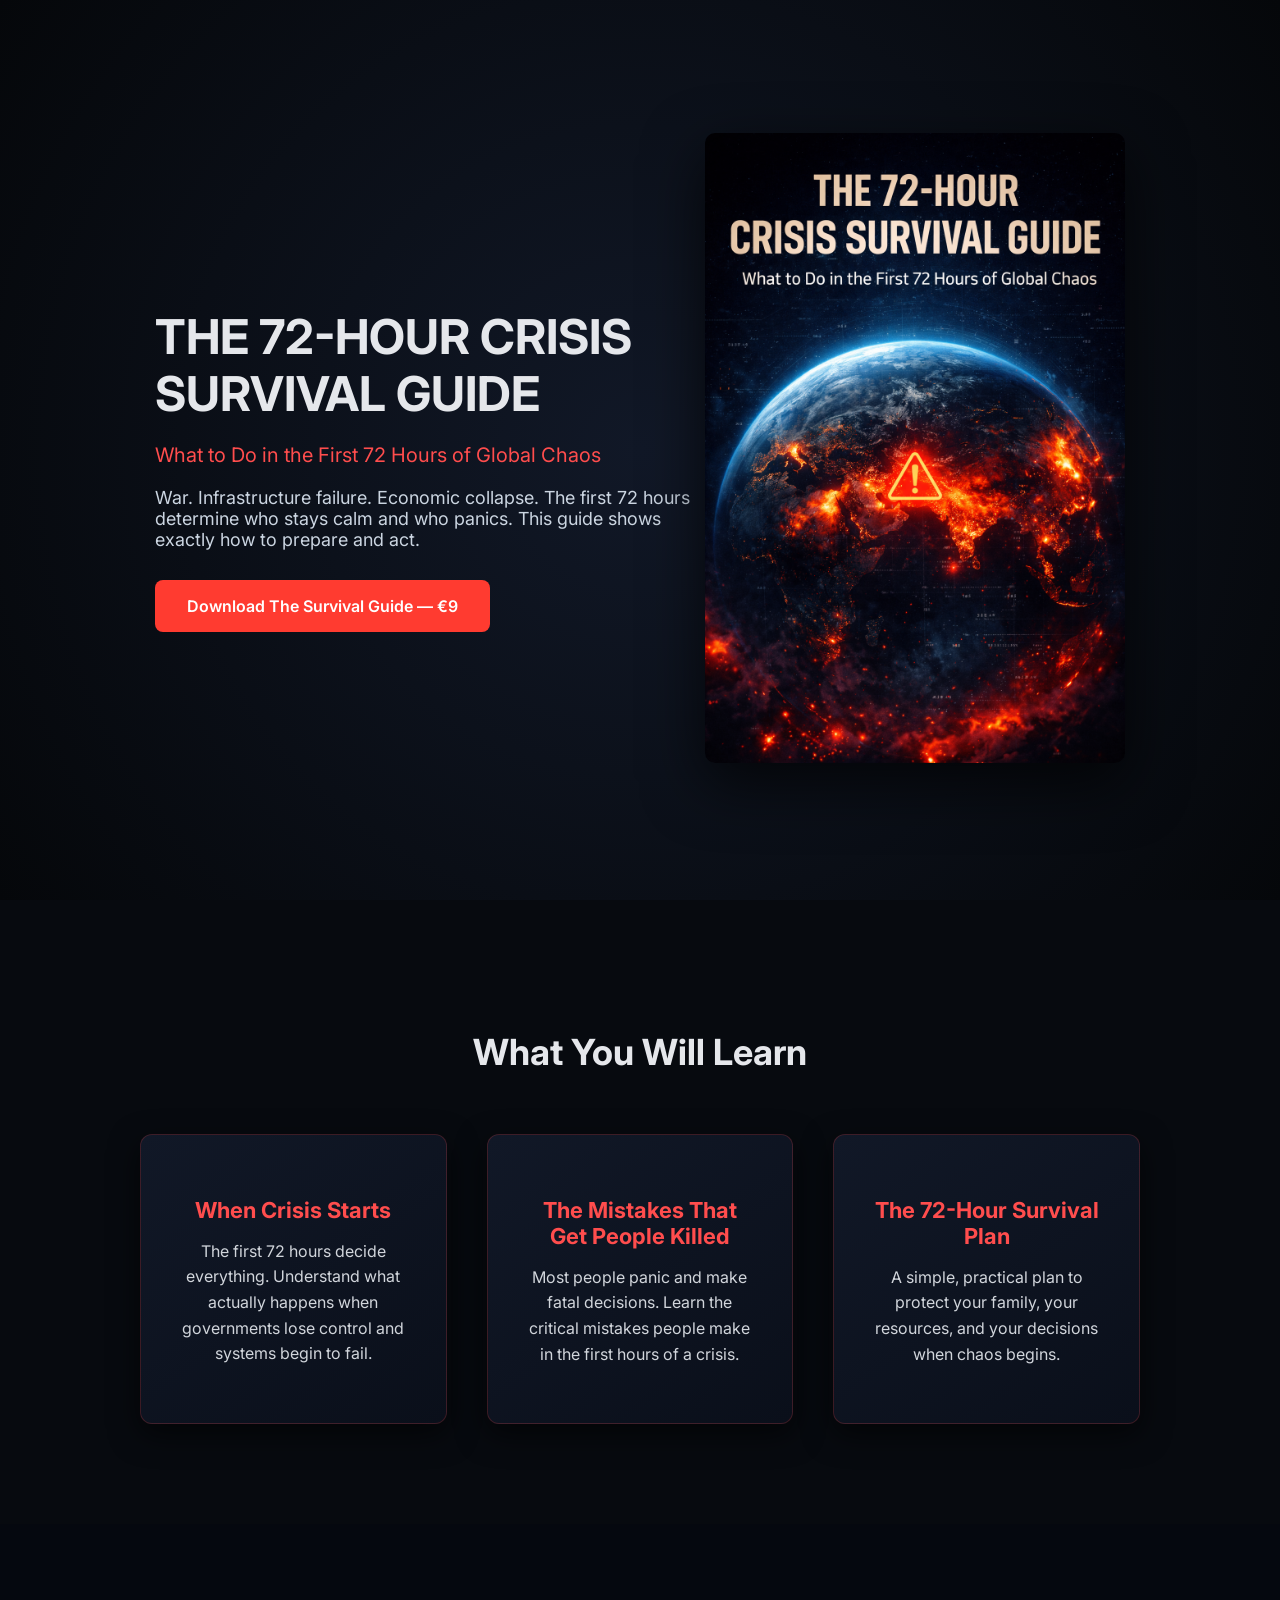
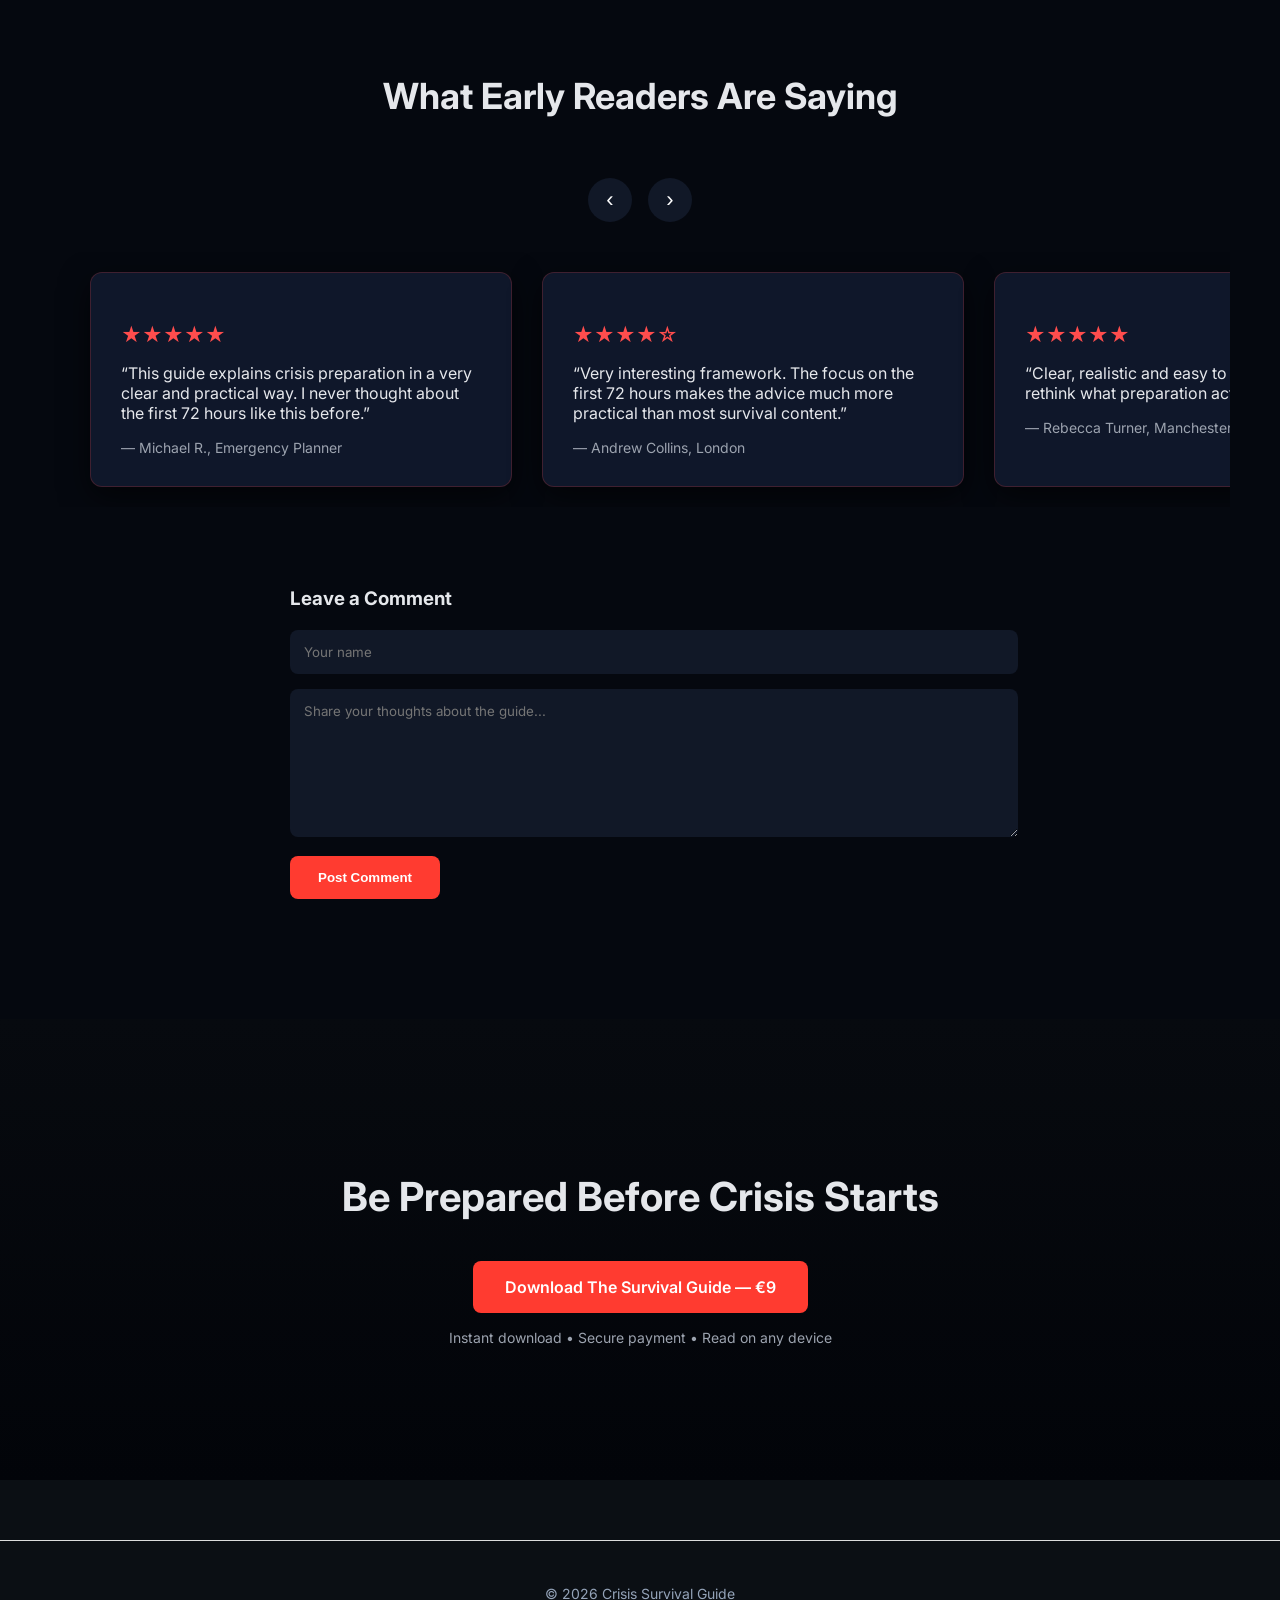
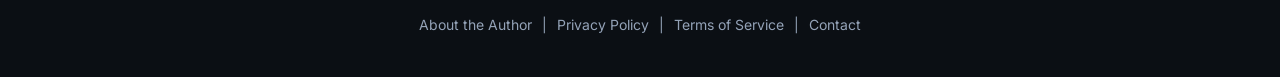
<file: index.html>
<!DOCTYPE html>
<html lang="en">

<head>
<meta charset="UTF-8">
<meta name="viewport" content="width=device-width, initial-scale=1.0">

<title>The 72-Hour Crisis Survival Guide</title>

<link rel="stylesheet" href="style.css">

<link href="https://fonts.googleapis.com/css2?family=Inter:wght@300;400;600;700&display=swap" rel="stylesheet">
</head>

<body>

<section class="hero">

<div class="container">

<div class="hero-text">

<h1>THE 72-HOUR CRISIS SURVIVAL GUIDE</h1>

<p class="subtitle">
What to Do in the First 72 Hours of Global Chaos
</p>

<p class="description">
War. Infrastructure failure. Economic collapse.
The first 72 hours determine who stays calm and who panics.
This guide shows exactly how to prepare and act.
</p>

<a href="https://buy.stripe.com/aFa8wI3P3bYc6Q8a9s0Ba00" class="buy-button">
Download The Survival Guide — €9
</a>

</div>

<div class="hero-image">

<img src="book-cover.jpg" alt="Crisis Survival Guide Book">

</div>

</div>

</section>


<section class="features">

<h2>What You Will Learn</h2>

<div class="feature-grid">

<div class="feature">
<h3>When Crisis Starts</h3>
<p>The first 72 hours decide everything.
Understand what actually happens when governments lose control and systems begin to fail.</p>
</div>

<div class="feature">
<h3>The Mistakes That Get People Killed</h3>
<p>Most people panic and make fatal decisions.
Learn the critical mistakes people make in the first hours of a crisis.</p>
</div>

<div class="feature">
<h3>The 72-Hour Survival Plan</h3>
<p>A simple, practical plan to protect your family, your resources, and your decisions when chaos begins.</p>
</div>

</div>

</section>

<section class="testimonials">

<h2>What Early Readers Are Saying</h2>

<div class="review-nav">
<button class="left" type="button">‹</button>
<button class="right" type="button">›</button>
</div>

<div class="testimonial-grid">

<div class="testimonial-card">
<p class="stars">★★★★★</p>
<p>
“This guide explains crisis preparation in a very clear and practical way. I never thought about the first 72 hours like this before.”
</p>
<span class="author">— Michael R., Emergency Planner</span>
</div>
<div class="testimonial-card">
<p class="stars">★★★★☆</p>
<p>
“Very interesting framework. The focus on the first 72 hours makes the advice much more practical than most survival content.”
</p>
<span class="author">— Andrew Collins, London</span>
</div>

<div class="testimonial-card">
<p class="stars">★★★★★</p>
<p>
“Clear, realistic and easy to follow. It made me rethink what preparation actually means.”
</p>
<span class="author">— Rebecca Turner, Manchester</span>
</div>

<div class="testimonial-card">
<p class="stars">★★★★☆</p>
<p>
“Short but impactful. The timeline explanation of crisis escalation is what makes this guide valuable.”
</p>
<span class="author">— James Walker, Dublin</span>
</div>

<div class="testimonial-card">
<p class="stars">★★★★★</p>
<p>
“A solid breakdown of how systems behave under pressure. Very well structured.”
</p>
<span class="author">— Daniel Brooks, New York</span>
</div>

<div class="testimonial-card">
<p class="stars">★★★★☆</p>
<p>
“This guide focuses on decisions people actually face during chaos, not just theory.”
</p>
<span class="author">— Matthew Carter, Toronto</span>
</div>

<div class="testimonial-card">
<p class="stars">★★★★★</p>
<p>
“Probably the most practical explanation of early crisis response I've seen.”
</p>
<span class="author">— Sarah Bennett, Sydney</span>
</div>
<div class="testimonial-card">
<p class="stars">★★★★★</p>
<p>
“A surprisingly realistic breakdown of what happens when systems fail. The 72-hour framework makes a lot of sense.”
</p>
<span class="author">— Laura M., Dublin</span>
</div>

<div class="testimonial-card">
<p class="stars">★★★★★</p>
<p>
“Everyone talks about survival but this guide actually explains the timeline of chaos and how to stay ahead of it.”
</p>
<span class="author">— Daniel K., Security Analyst</span>
</div>

</div>

<div class="comment-section">

<h3>Leave a Comment</h3>

<form class="comment-form">

<input type="text" placeholder="Your name" required>

<textarea placeholder="Share your thoughts about the guide..." required></textarea>

<button type="submit">Post Comment</button>

</form>

<div class="future-comments"></div>

</div>

</section>

<section class="cta">

<h2>Be Prepared Before Crisis Starts</h2>

<a href="https://buy.stripe.com/aFa8wI3P3bYc6Q8a9s0Ba00" class="buy-button">
Download The Survival Guide — €9
</a>

<p style="margin-top:16px;color:#9ca3af;font-size:14px;">
Instant download • Secure payment • Read on any device
</p>

</section>


<footer style="margin-top:60px;padding:30px 20px;text-align:center;border-top:1px solid #ddd;font-size:14px;">

<p>© 2026 Crisis Survival Guide</p>

<p>
<a href="about.html">About the Author</a> |
<a href="privacy.html">Privacy Policy</a> |
<a href="terms.html">Terms of Service</a> |
<a href="contact.html">Contact</a>
</p>

</footer>


<script>

const form = document.querySelector(".comment-form");

form.addEventListener("submit", function(e) {
e.preventDefault();
alert("Comments are temporarily unavailable while we fix a small technical issue. Please check back soon.");
});

const grid = document.querySelector(".testimonial-grid");
const leftBtn = document.querySelector(".left");
const rightBtn = document.querySelector(".right");

rightBtn.onclick = () => {
grid.scrollBy({ left: 380, behavior: "smooth" });
};

leftBtn.onclick = () => {
grid.scrollBy({ left: -380, behavior: "smooth" });
};

</script>
</file>
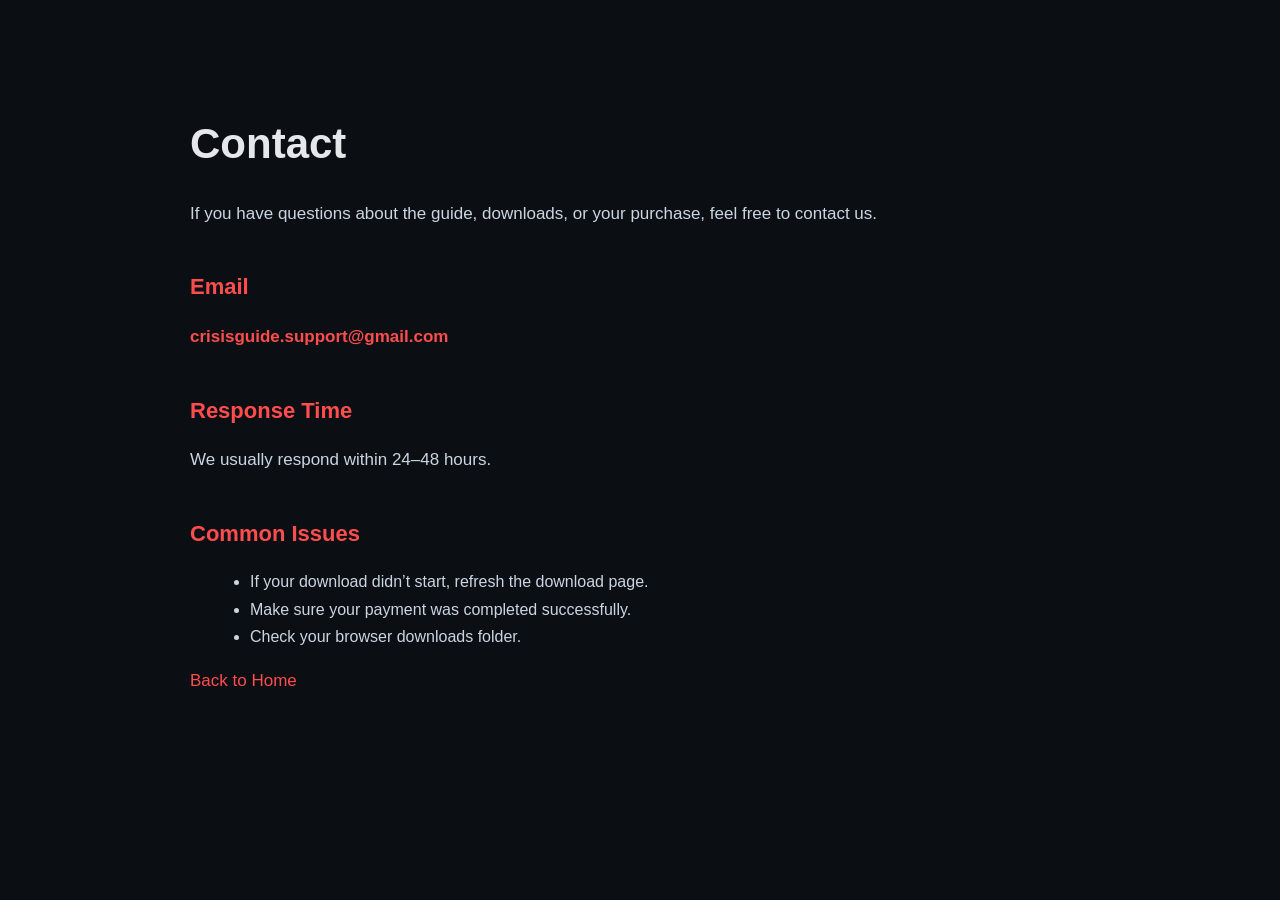
<file: contact.html>
<!DOCTYPE html>

<html lang="en">
<head>
<meta charset="UTF-8">
<meta name="viewport" content="width=device-width, initial-scale=1.0">
<title>Contact | The 72-Hour Crisis Survival Guide</title>
<link rel="stylesheet" href="style.css">
</head>

<body>

<main style="max-width:900px;margin:60px auto;padding:20px;line-height:1.7;">

<h1>Contact</h1>

<p>
If you have questions about the guide, downloads, or your purchase,
feel free to contact us.
</p>

<h2>Email</h2>

<p>
<a href="mailto:crisisguide.support@gmail.com">
<strong>crisisguide.support@gmail.com</strong>
</a>
</p>

<h2>Response Time</h2>

<p>
We usually respond within 24–48 hours.
</p>

<h2>Common Issues</h2>

<ul>
<li>If your download didn’t start, refresh the download page.</li>
<li>Make sure your payment was completed successfully.</li>
<li>Check your browser downloads folder.</li>
</ul>

<p>
<a href="index.html">Back to Home</a>
</p>

</main>

</body>
</html>
</file>
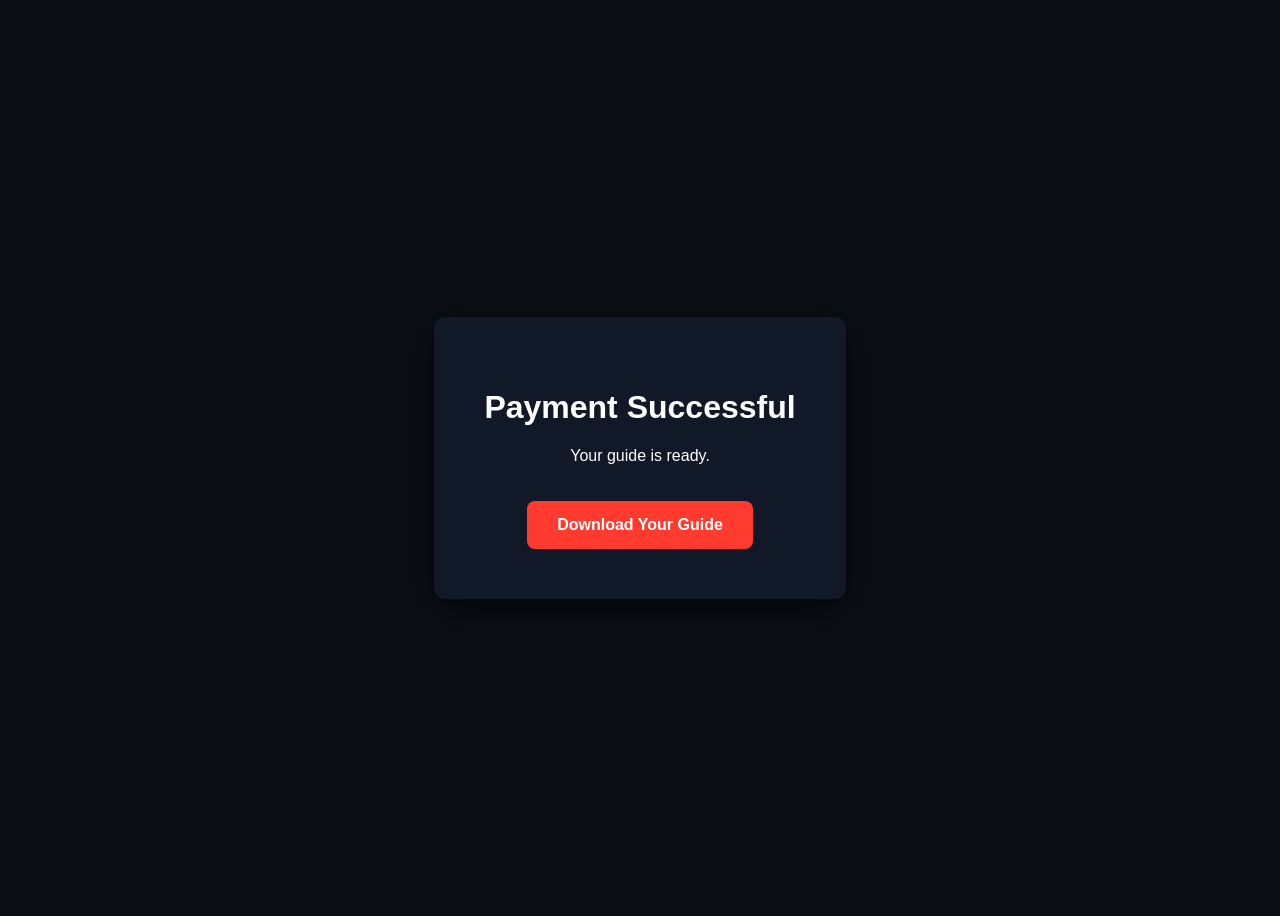
<file: download.html>
<!DOCTYPE html>
<html lang="en">
<head>
<meta charset="UTF-8">
<title>Download Your Guide</title>
<style>
body{
font-family:Inter,sans-serif;
background:#0b0f14;
color:white;
display:flex;
align-items:center;
justify-content:center;
height:100vh;
text-align:center;
}

.box{
background:#111827;
padding:50px;
border-radius:10px;
box-shadow:0 10px 40px rgba(0,0,0,0.7);
}

a{
display:inline-block;
margin-top:20px;
background:#ff3b30;
padding:15px 30px;
border-radius:8px;
color:white;
text-decoration:none;
font-weight:600;
}
</style>
</head>

<body>

<div class="box">

<h1>Payment Successful</h1>

<p>Your guide is ready.</p>

<a href="72-Hour-Crisis-Survival-Guide.pdf" download>
Download Your Guide
</a>

</div>

</body>
</html>
</file>
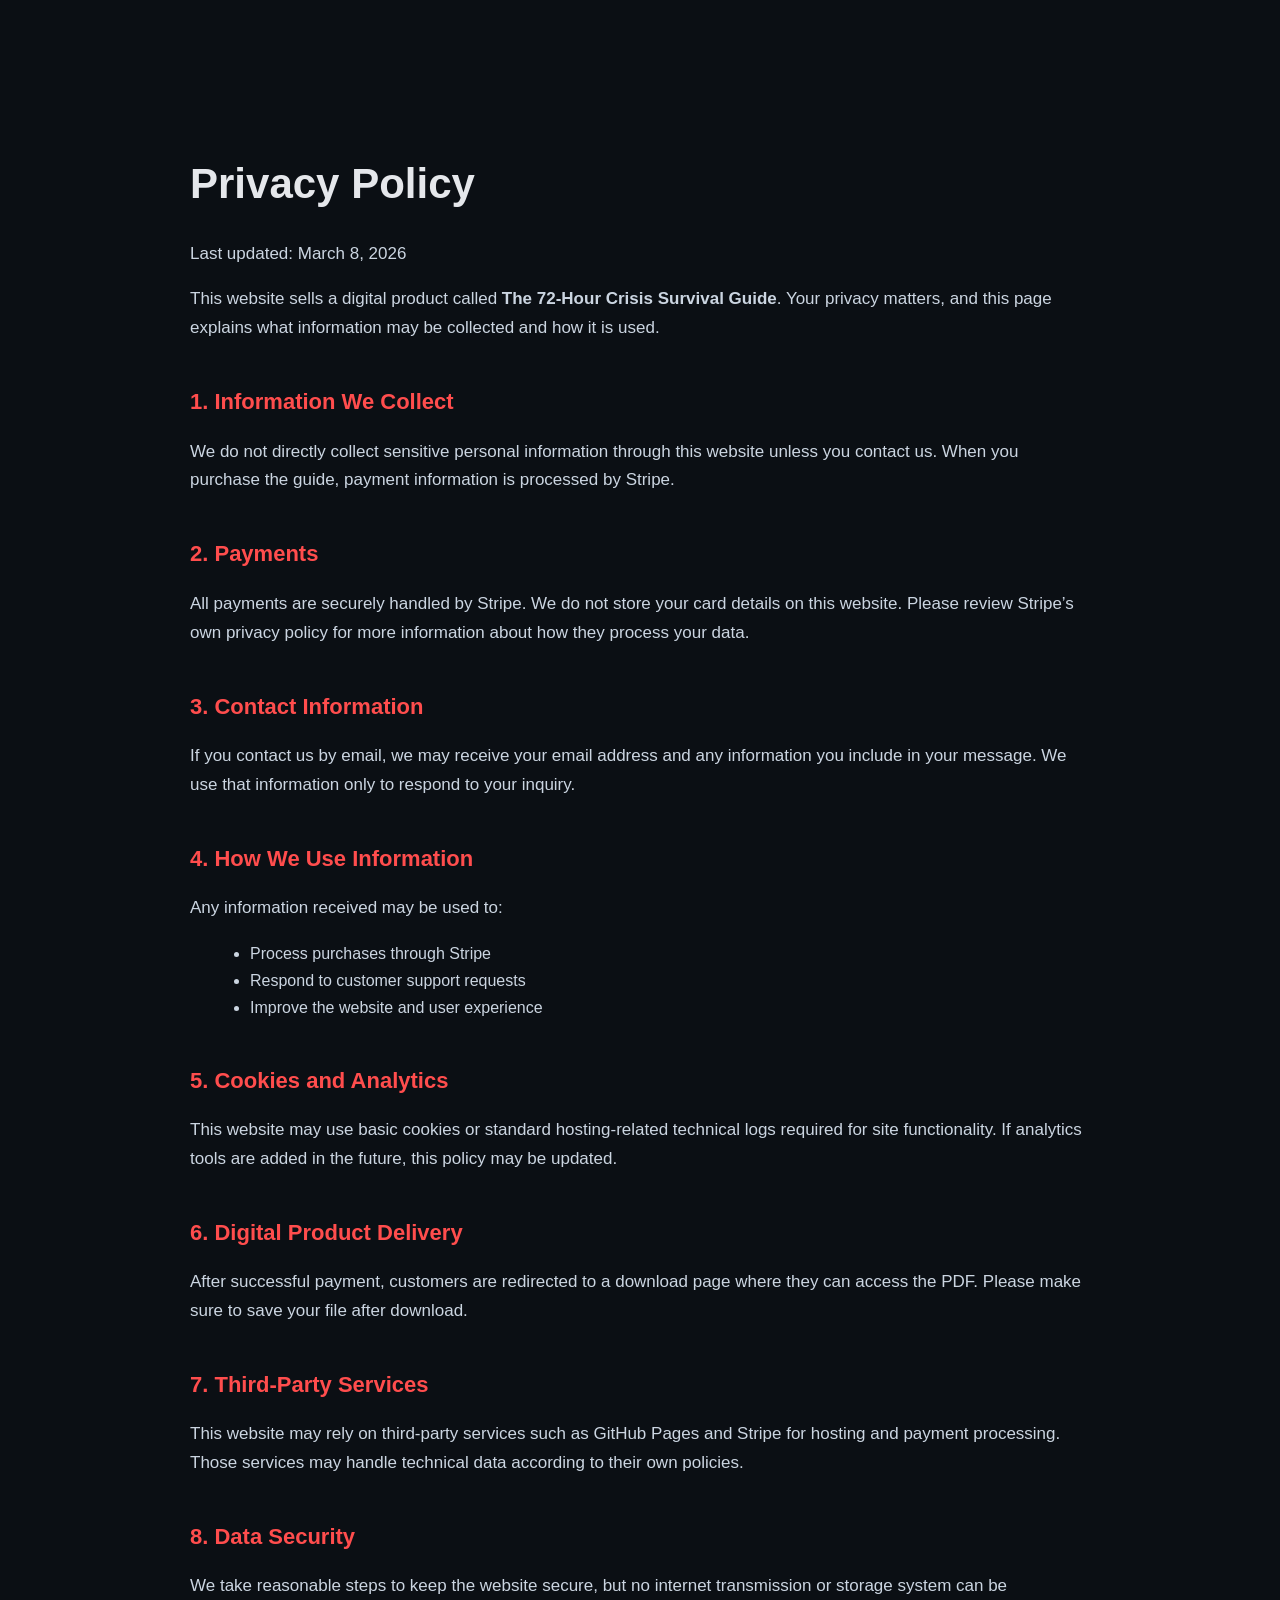
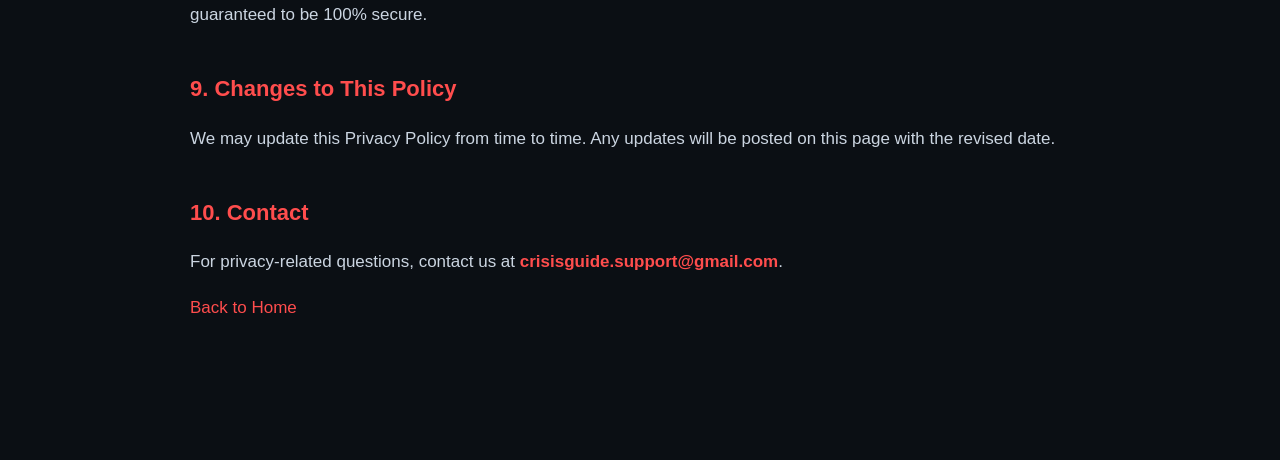
<file: privacy.html>
<!DOCTYPE html>
<html lang="en">
<head>
  <meta charset="UTF-8" />
  <meta name="viewport" content="width=device-width, initial-scale=1.0" />
  <title>Privacy Policy | The 72-Hour Crisis Survival Guide</title>
  <link rel="stylesheet" href="style.css" />
</head>
<body>
<main style="max-width:900px;margin:100px auto;padding:20px;line-height:1.7;">    <h1>Privacy Policy</h1>
    <p>Last updated: March 8, 2026</p>

    <p>
      This website sells a digital product called <strong>The 72-Hour Crisis Survival Guide</strong>.
      Your privacy matters, and this page explains what information may be collected and how it is used.
    </p>

    <h2>1. Information We Collect</h2>
    <p>
      We do not directly collect sensitive personal information through this website unless you contact us.
      When you purchase the guide, payment information is processed by Stripe.
    </p>

    <h2>2. Payments</h2>
    <p>
      All payments are securely handled by Stripe. We do not store your card details on this website.
      Please review Stripe’s own privacy policy for more information about how they process your data.
    </p>

    <h2>3. Contact Information</h2>
    <p>
      If you contact us by email, we may receive your email address and any information you include in your message.
      We use that information only to respond to your inquiry.
    </p>

    <h2>4. How We Use Information</h2>
    <p>Any information received may be used to:</p>
    <ul>
      <li>Process purchases through Stripe</li>
      <li>Respond to customer support requests</li>
      <li>Improve the website and user experience</li>
    </ul>

    <h2>5. Cookies and Analytics</h2>
    <p>
      This website may use basic cookies or standard hosting-related technical logs required for site functionality.
      If analytics tools are added in the future, this policy may be updated.
    </p>

    <h2>6. Digital Product Delivery</h2>
    <p>
      After successful payment, customers are redirected to a download page where they can access the PDF.
      Please make sure to save your file after download.
    </p>

    <h2>7. Third-Party Services</h2>
    <p>
      This website may rely on third-party services such as GitHub Pages and Stripe for hosting and payment processing.
      Those services may handle technical data according to their own policies.
    </p>

    <h2>8. Data Security</h2>
    <p>
      We take reasonable steps to keep the website secure, but no internet transmission or storage system can be guaranteed to be 100% secure.
    </p>

    <h2>9. Changes to This Policy</h2>
    <p>
      We may update this Privacy Policy from time to time. Any updates will be posted on this page with the revised date.
    </p>

    <h2>10. Contact</h2>
    <p>
For privacy-related questions, contact us at 
<a href="mailto:crisisguide.support@gmail.com"><strong>crisisguide.support@gmail.com</strong></a>.    </p>

    <p><a href="index.html">Back to Home</a></p>
  </main>
</body>
</html>
</file>
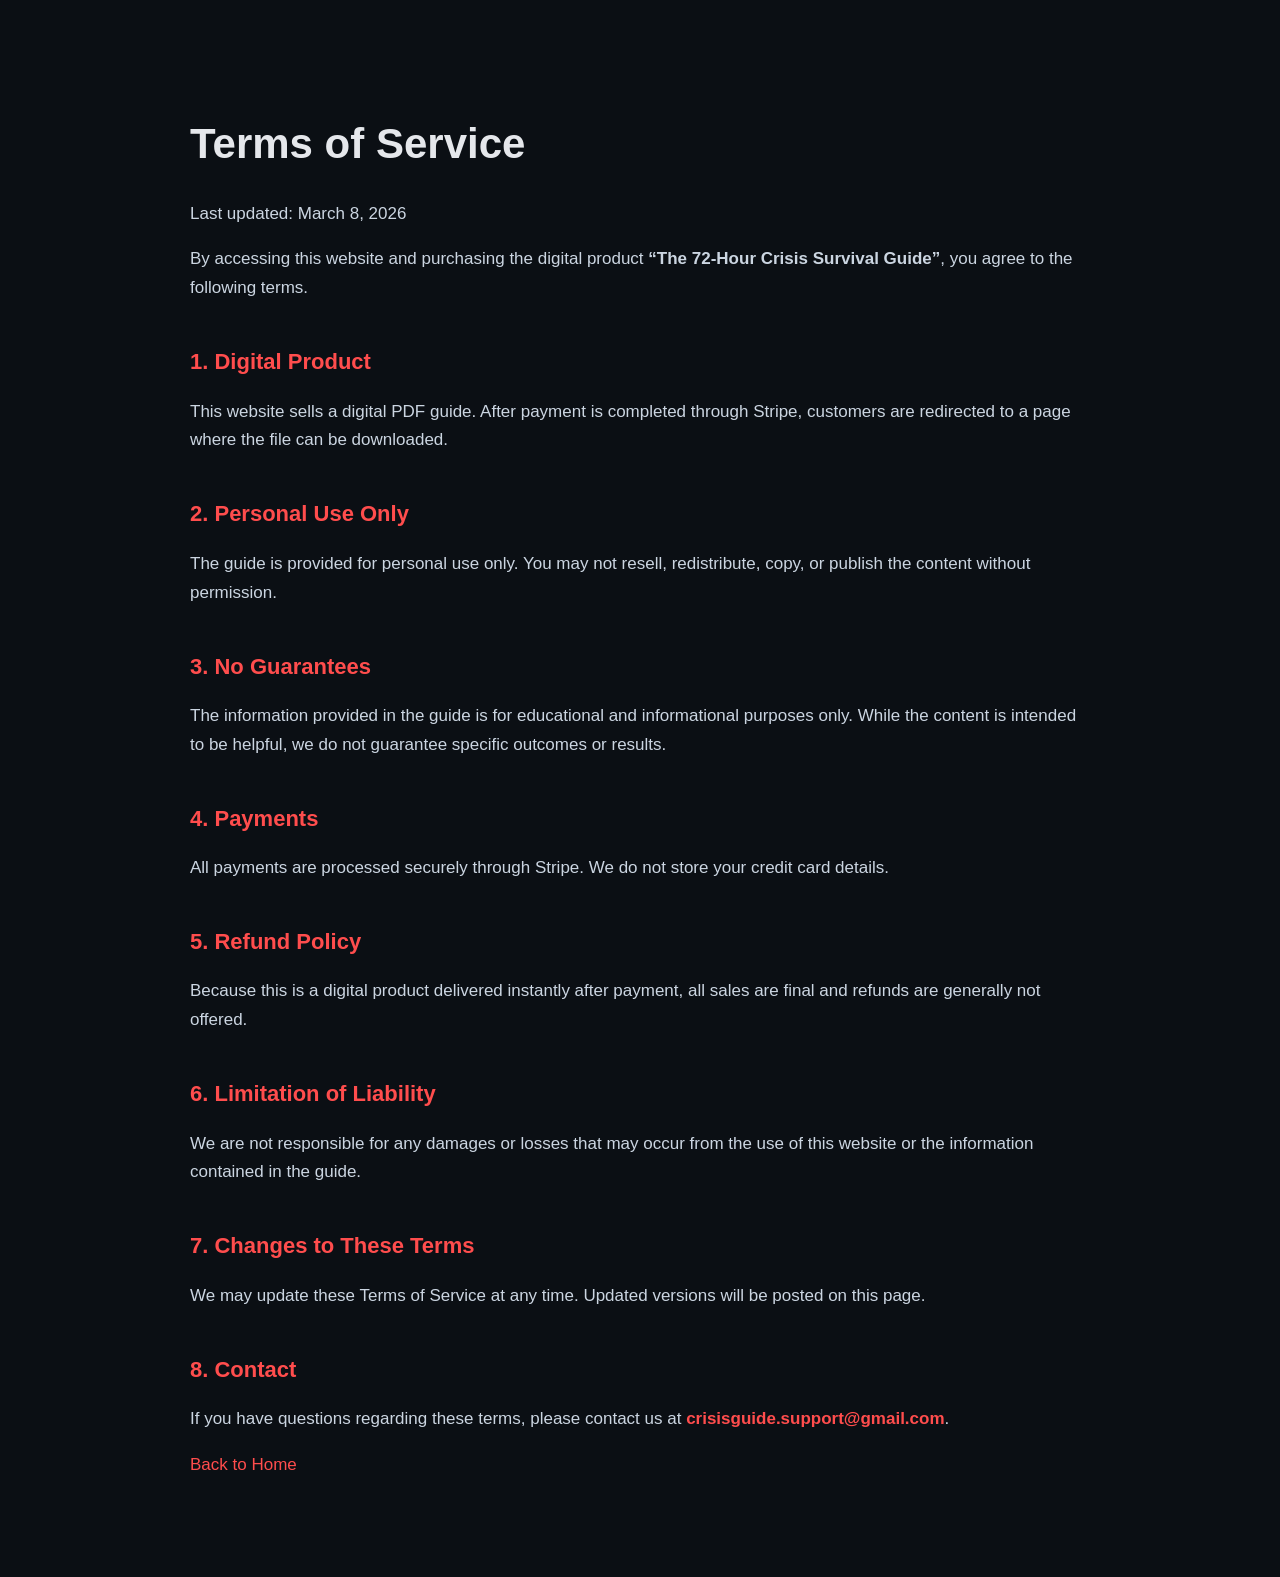
<file: terms.html>
<!DOCTYPE html>
<html lang="en">
<head>
<meta charset="UTF-8">
<meta name="viewport" content="width=device-width, initial-scale=1.0">
<title>Terms of Service | The 72-Hour Crisis Survival Guide</title>
<link rel="stylesheet" href="style.css">
</head>

<body>

<main style="max-width:900px;margin:60px auto;padding:20px;line-height:1.7;">

<h1>Terms of Service</h1>
<p>Last updated: March 8, 2026</p>

<p>
By accessing this website and purchasing the digital product
<strong>“The 72-Hour Crisis Survival Guide”</strong>,
you agree to the following terms.
</p>

<h2>1. Digital Product</h2>

<p>
This website sells a digital PDF guide.  
After payment is completed through Stripe, customers are redirected to a page where the file can be downloaded.
</p>

<h2>2. Personal Use Only</h2>

<p>
The guide is provided for personal use only.  
You may not resell, redistribute, copy, or publish the content without permission.
</p>

<h2>3. No Guarantees</h2>

<p>
The information provided in the guide is for educational and informational purposes only.
While the content is intended to be helpful, we do not guarantee specific outcomes or results.
</p>

<h2>4. Payments</h2>

<p>
All payments are processed securely through Stripe.  
We do not store your credit card details.
</p>

<h2>5. Refund Policy</h2>

<p>
Because this is a digital product delivered instantly after payment,
all sales are final and refunds are generally not offered.
</p>

<h2>6. Limitation of Liability</h2>

<p>
We are not responsible for any damages or losses that may occur from the use of this website or the information contained in the guide.
</p>

<h2>7. Changes to These Terms</h2>

<p>
We may update these Terms of Service at any time. Updated versions will be posted on this page.
</p>

<h2>8. Contact</h2>

<p>
If you have questions regarding these terms, please contact us at 
<a href="mailto:crisisguide.support@gmail.com"><strong>crisisguide.support@gmail.com</strong></a>.
</p>

<p>
<a href="index.html">Back to Home</a>
</p>

</main>

</body>
</html>
</file>
<file: style.css>
body{
margin:0;
font-family:'Inter',sans-serif;
background:#0b0f14;
color:#ffffff;
}

.container{
max-width:1200px;
margin:auto;
display:flex;
align-items:center;
justify-content:space-between;
padding:80px 20px;
}

.hero{
min-height:100vh;
display:flex;
align-items:center;
background:radial-gradient(circle at center,#111827,#05070a);
}

.hero-text{
max-width:550px;
}

.hero-text h1{
font-size:48px;
line-height:1.2;
margin-bottom:20px;
}

.subtitle{
font-size:20px;
color:#ff4d4d;
margin-bottom:20px;
}

.description{
font-size:18px;
color:#cbd5e1;
margin-bottom:30px;
}

.hero-image img{
width:420px;
border-radius:10px;
box-shadow:0 20px 60px rgba(0,0,0,0.7);
}

.buy-button{
display:inline-block;
background:#ff3b30;
padding:16px 32px;
border-radius:8px;
text-decoration:none;
color:white;
font-weight:600;
transition:0.3s;
}

.buy-button:hover{
background:#ff5e55;
transform:translateY(-2px);
}

.features{
padding:100px 20px;
text-align:center;
background:#070a0f;
}

.features h2{
font-size:36px;
margin-bottom:60px;
}

.feature-grid{
display:grid;
grid-template-columns:repeat(auto-fit,minmax(250px,1fr));
gap:40px;
max-width:1000px;
margin:auto;
}

.feature{
background:linear-gradient(145deg,#111827,#0a0f1a);
padding:40px;
border-radius:12px;
border:1px solid rgba(255,70,70,0.2);
box-shadow:0 10px 30px rgba(0,0,0,0.6);
transition:0.3s;
}

.feature:hover{
transform:translateY(-6px);
box-shadow:0 20px 40px rgba(0,0,0,0.8);
border:1px solid rgba(255,70,70,0.6);
}

.feature h3{
margin-bottom:14px;
font-size:22px;
color:#ff4d4d;
}

.feature p{
color:#d1d5db;
font-size:16px;
line-height:1.6;
}

.testimonials{
padding:100px 20px;
text-align:center;
}

.testimonial{
max-width:700px;
margin:auto;
font-size:20px;
color:#e5e7eb;
}

.cta{
padding:120px 20px;
text-align:center;
background:linear-gradient(180deg,#070a0f,#020409);
}

.cta h2{
font-size:40px;
margin-bottom:40px;
}

.buy-button.large{
font-size:20px;
padding:18px 40px;
}

footer{
text-align:center;
padding:40px;
color:#94a3b8;
font-size:14px;
}
.testimonials{
padding:120px 20px;
text-align:center;
background:#05080f;
}

.testimonials h2{
font-size:36px;
margin-bottom:60px;
}

.testimonial-grid{
display:flex;
gap:30px;
overflow-x:auto;
scroll-behavior:smooth;
scroll-snap-type:x mandatory;
max-width:1100px;
margin:auto;
margin-bottom:80px;
padding:20px 40px;
}

.testimonial-grid::-webkit-scrollbar{
display:none;
}

.testimonial-card{
min-width:360px;
max-width:360px;
flex-shrink:0;
scroll-snap-align:center;
background:#0f172a;
padding:30px;
border-radius:12px;
border:1px solid rgba(255,70,70,0.2);
box-shadow:0 10px 30px rgba(0,0,0,0.6);
text-align:left;
}

.stars{
color:#ff4d4d;
font-size:20px;
margin-bottom:10px;
}

.author{
display:block;
margin-top:15px;
color:#9ca3af;
font-size:14px;
}

.comment-section{
max-width:700px;
margin:auto;
text-align:left;
}

.comment-section h3{
margin-bottom:20px;
}

.comment-form input,
.comment-form textarea{
width:100%;
padding:14px;
margin-bottom:15px;
border-radius:8px;
border:none;
background:#111827;
color:white;
font-family:inherit;
}

.comment-form textarea{
min-height:120px;
resize:vertical;
}

.comment-form button{
background:#ff3b30;
border:none;
padding:14px 28px;
border-radius:8px;
color:white;
font-weight:600;
cursor:pointer;
}

.comment-form button:hover{
background:#ff5e55;
}

.comment-placeholder{
color:#6b7280;
margin-top:30px;
}
.review-nav{
display:flex;
justify-content:center;
gap:16px;
margin-bottom:30px;
}

.review-nav button{
width:44px;
height:44px;
border-radius:50%;
border:none;
background:#111827;
color:white;
font-size:22px;
cursor:pointer;
display:flex;
align-items:center;
justify-content:center;
transition:0.2s;
}

.review-nav button:hover{
background:#ff3b30;
}
/* LEGAL PAGES */

body{
background:#0b0f14;
color:#e5e7eb;
}

main{
max-width:900px;
margin:auto;
padding:100px 20px;
line-height:1.7;
}

main h1{
font-size:42px;
margin-bottom:20px;
}

main h2{
margin-top:40px;
margin-bottom:10px;
color:#ff4d4d;
font-size:22px;
}

main p{
color:#cbd5e1;
font-size:17px;
}

main ul{
margin-left:20px;
color:#cbd5e1;
}

main a{
color:#ff4d4d;
text-decoration:none;
}

main a:hover{
text-decoration:underline;
}
/* FOOTER LINKS */

footer a{
color:#94a3b8;
text-decoration:none;
margin:0 6px;
}

footer a:hover{
color:#ff4d4d;
}
/* MOBILE FIX */

@media (max-width: 768px){

.container{
flex-direction:column;
text-align:center;
padding:40px 20px;
}

.hero{
min-height:auto;
padding-top:40px;
}

.hero-text h1{
font-size:32px;
}

.subtitle{
font-size:18px;
}

.description{
font-size:16px;
}

.hero-image img{
width:100%;
max-width:320px;
margin-top:30px;
}

.buy-button{
display:inline-block;
max-width:280px;
width:auto;
margin:20px auto;
padding:16px 24px;
text-align:center;
}

.testimonial-card{
min-width:280px;
max-width:280px;
}

.hero-image{
width:100%;
display:flex;
justify-content:center;
}

.hero-image img{
width:100%;
max-width:300px;
margin-top:30px;
}

.hero-text{
max-width:100%;
}

.testimonial-grid{
padding:20px;
}

.comment-section{
width:100%;
max-width:420px;
margin:40px auto;
padding:0 16px;
}

.comment-form input{
width:100%;
padding:12px;
font-size:15px;
}

.comment-form textarea{
width:100%;
min-height:70px;
padding:10px;
font-size:14px;
}

.comment-form button{
display:inline-block;
margin-top:10px;
padding:12px 22px;
border-radius:8px;
}

}
</file>
